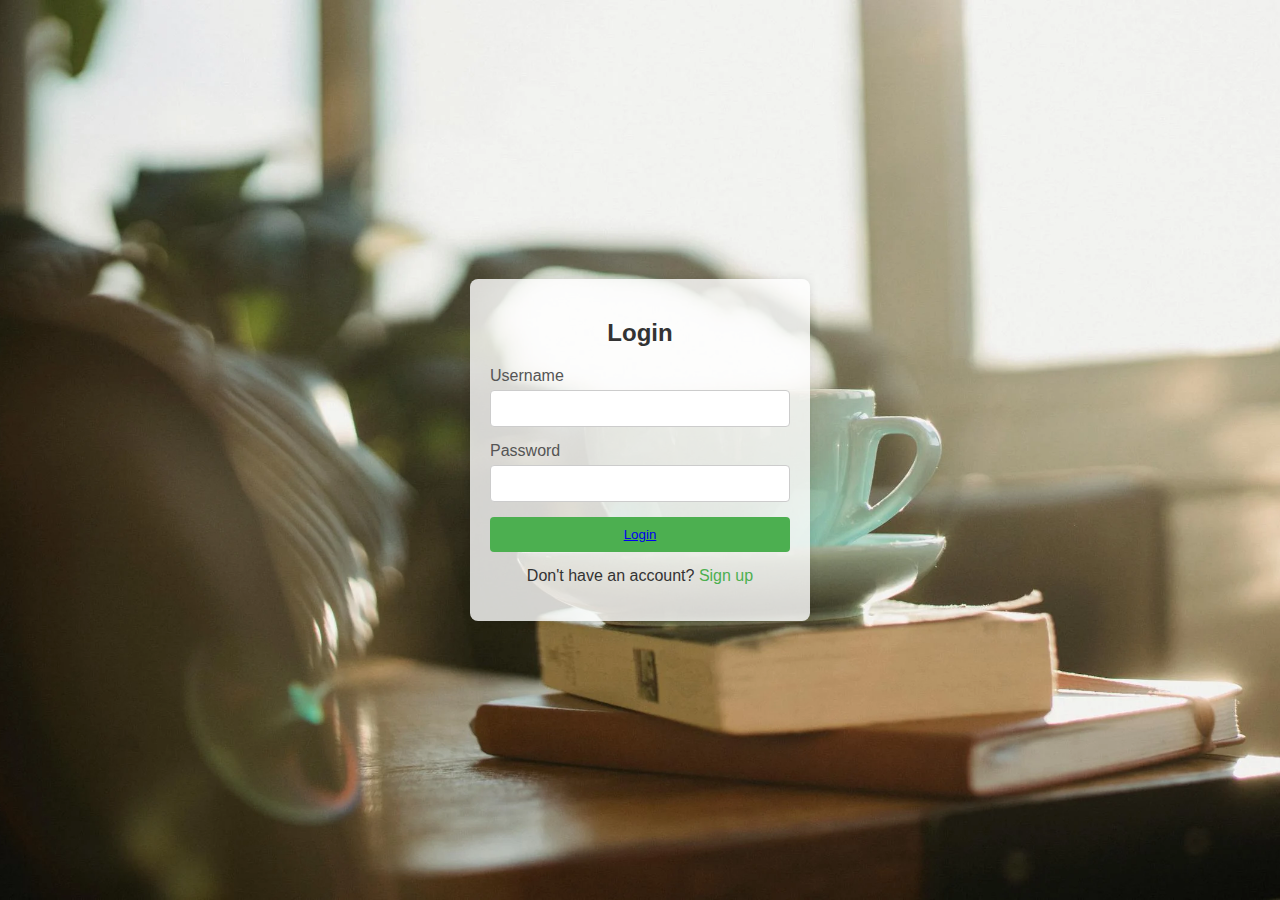
<file: index.html>
<!DOCTYPE html>
<html lang="en">
<head>
    <meta charset="UTF-8">
    <meta name="viewport" content="width=device-width, initial-scale=1.0">
    <title>Login Page</title>
    <link rel="stylesheet" href="index.css">
</head>
<body>
    <div class="background-image"></div>
    <div class="login-container">
        <h2>Login</h2>
        <form action="#" method="POST">
            <div class="input-group">
                <label for="username">Username</label>
                <input type="text" id="username" name="username" required>
            </div>
            <div class="input-group">
                <label for="password">Password</label>
                <input type="password" id="password" name="password" required>
            </div>
            <button type="submit"><a href="home.html">Login</a></button>
        </form>
        <p class="signup-link">Don't have an account? <a href="signup.html">Sign up</a></p>

    </div>
</body>
</html>
</file>
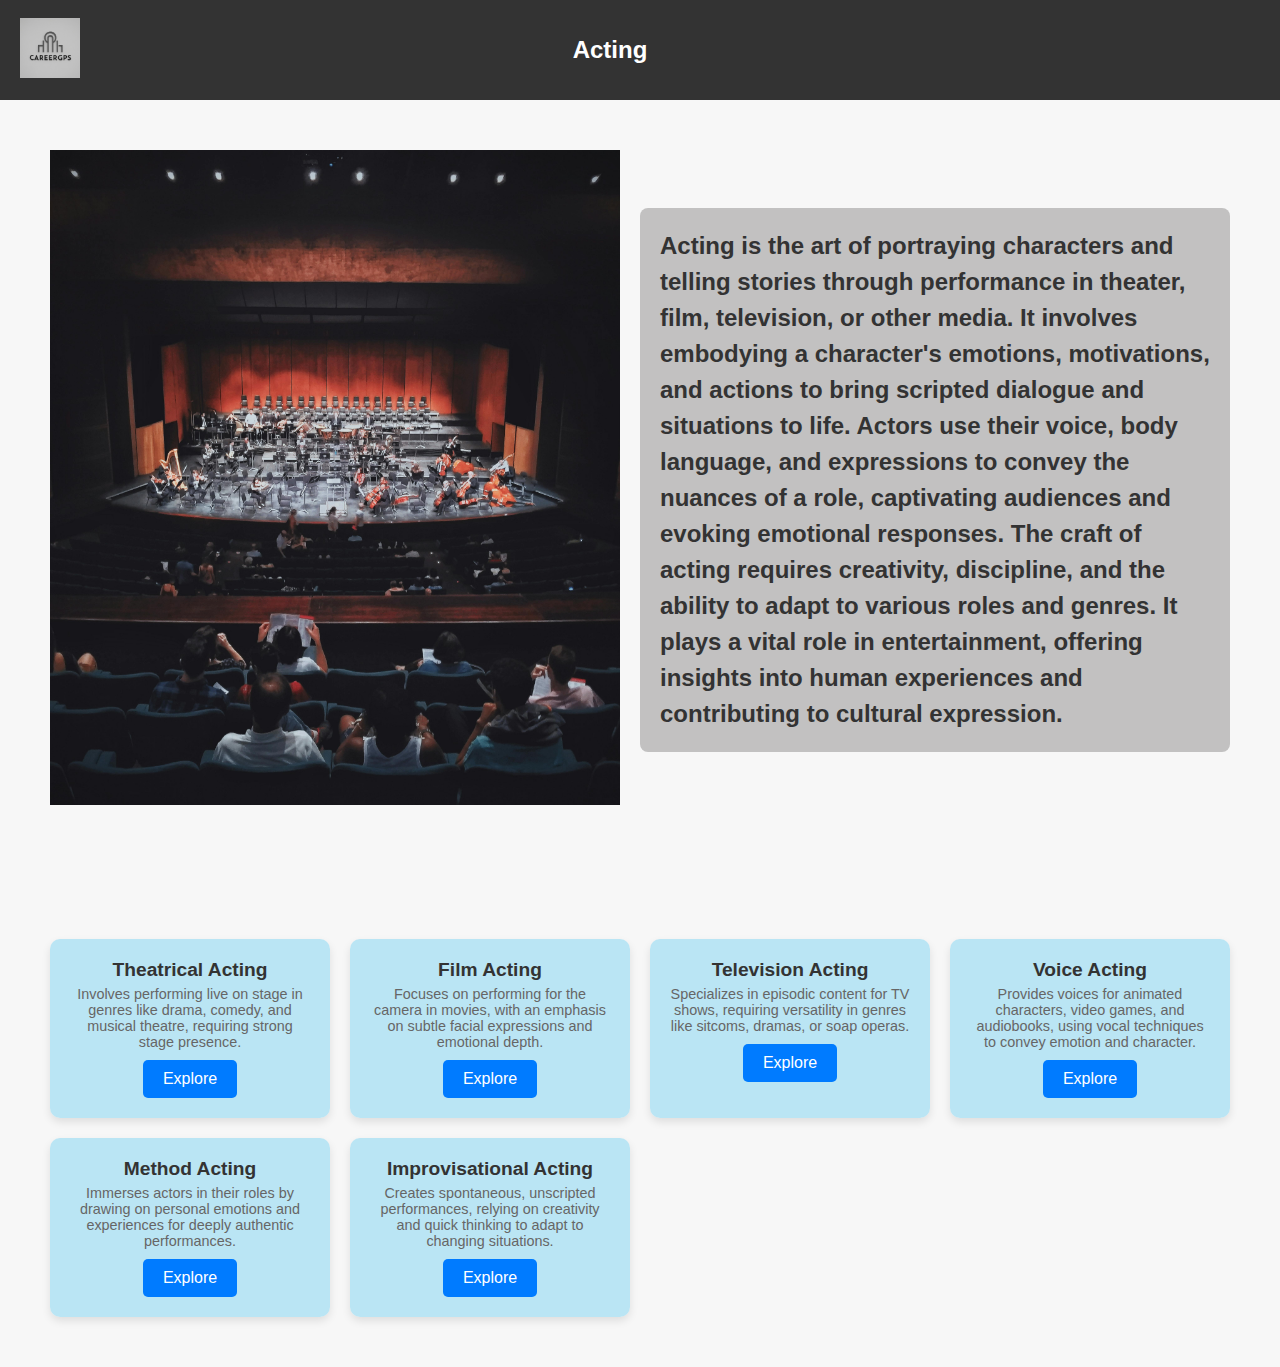
<file: Act-h.html>
<!DOCTYPE html>
<html lang="en">
<head>
  <meta charset="UTF-8">
  <meta name="viewport" content="width=device-width, initial-scale=1.0">
  <title>Acting Home page</title>
  <link rel="stylesheet" href="Eng-h.css">
</head>
<body>
  <header>
    <div class="logo-container">
      <a href="home.html">
      <img src="logo.jpeg" alt="Framer Logo" class="logo">
    </a>
    </div>
    <h1>Acting</h1>
    <div class="spacer"></div>
  </header>

  <main>
    <section class="intro">
      <div class="intro-content">
        <div class="intro-image">
          <img src="acting.jpg" alt="Introduction Image">
        </div>
        <div class="intro-text">
          <p>Acting is the art of portraying characters and telling stories through performance in theater, film, television, or other media. It involves embodying a character's emotions, motivations, and actions to bring scripted dialogue and situations to life. Actors use their voice, body language, and expressions to convey the nuances of a role, captivating audiences and evoking emotional responses. The craft of acting requires creativity, discipline, and the ability to adapt to various roles and genres. It plays a vital role in entertainment, offering insights into human experiences and contributing to cultural expression.</p>
        </div>
      </div>
    </section>

    <section class="testimonials">
      <div class="testimonial-card">
        <h3>Theatrical Acting</h3>
        <p></p>
        <p>Involves performing live on stage in genres like drama, comedy, and musical theatre, requiring strong stage presence.</p>
        <a href="engineering.html" class="explore-button">Explore</a>
      </div>
      <div class="testimonial-card">
        <h3>Film Acting</h3>
        <p></p>
        <p>Focuses on performing for the camera in movies, with an emphasis on subtle facial expressions and emotional depth.</p>
        <a href="engineering.html" class="explore-button">Explore</a>
      </div>
      <div class="testimonial-card">
        <h3>Television Acting</h3>
        <p></p>
        <p>Specializes in episodic content for TV shows, requiring versatility in genres like sitcoms, dramas, or soap operas.</p>
        <a href="engineering.html" class="explore-button">Explore</a>
      </div>
      <div class="testimonial-card">
        <h3>Voice Acting</h3>
        <p></p>
        <p>Provides voices for animated characters, video games, and audiobooks, using vocal techniques to convey emotion and character.</p>
        <a href="engineering.html" class="explore-button">Explore</a>
      </div>
      <div class="testimonial-card">
        <h3>Method Acting</h3>
        <p></p>
        <p> Immerses actors in their roles by drawing on personal emotions and experiences for deeply authentic performances.</p>
        <a href="engineering.html" class="explore-button">Explore</a>
      </div>
      <div class="testimonial-card">
        <h3>Improvisational Acting</h3>
        <p></p>
        <p>Creates spontaneous, unscripted performances, relying on creativity and quick thinking to adapt to changing situations.</p>
        <a href="engineering.html" class="explore-button">Explore</a>
      </div>
    </section>
  </main>
</body>
</html>
</file>
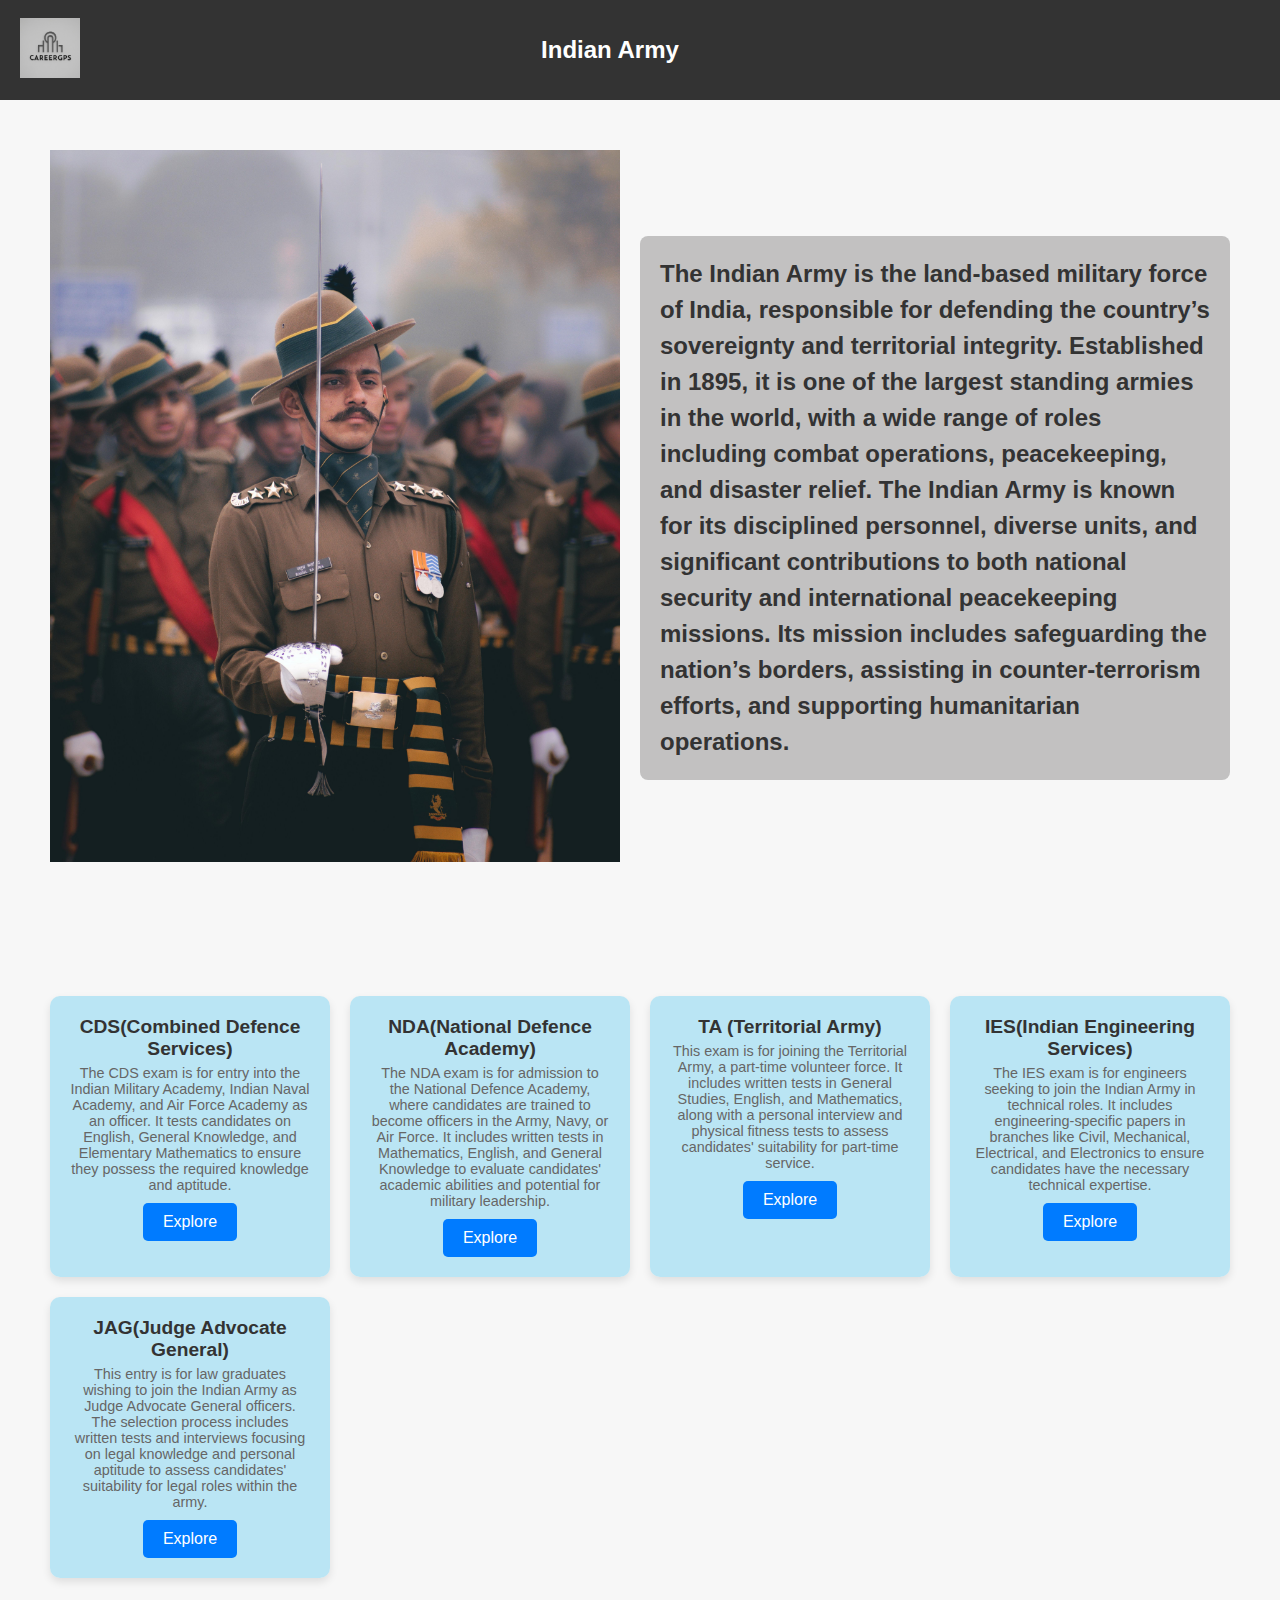
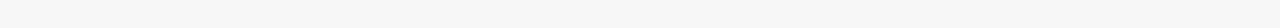
<file: Army-h.html>
<!DOCTYPE html>
<html lang="en">
<head>
  <meta charset="UTF-8">
  <meta name="viewport" content="width=device-width, initial-scale=1.0">
  <title>Army Home Page</title>
  <link rel="stylesheet" href="Eng-h.css">
</head>
<body>
  <header>
    <div class="logo-container">
      <a href="home.html">
      <img src="logo.jpeg" alt="Framer Logo" class="logo">
    </a>
    </div>
    <h1>Indian Army</h1>
    <div class="spacer"></div>
  </header>

  <main>
    <section class="intro">
      <div class="intro-content">
        <div class="intro-image">
          <img src="army.jpg" alt="Introduction Image">
        </div>
        <div class="intro-text">
          <p>The Indian Army is the land-based military force of India, responsible for defending the country’s sovereignty and territorial integrity. Established in 1895, it is one of the largest standing armies in the world, with a wide range of roles including combat operations, peacekeeping, and disaster relief. The Indian Army is known for its disciplined personnel, diverse units, and significant contributions to both national security and international peacekeeping missions. Its mission includes safeguarding the nation’s borders, assisting in counter-terrorism efforts, and supporting humanitarian operations.          </p>
        </div>
      </div>
    </section>

    <section class="testimonials">
      <div class="testimonial-card">
        <h3>CDS(Combined Defence Services)</h3>
        <p></p>
        <p>The CDS exam is for entry into the Indian Military Academy, Indian Naval Academy, and Air Force Academy as an officer. It tests candidates on English, General Knowledge, and Elementary Mathematics to ensure they possess the required knowledge and aptitude. </p>
        <a href="engineering.html" class="explore-button">Explore</a>
      </div>
      <div class="testimonial-card">
        <h3>NDA(National Defence Academy)</h3>
        <p></p>
        <p>The NDA exam is for admission to the National Defence Academy, where candidates are trained to become officers in the Army, Navy, or Air Force. It includes written tests in Mathematics, English, and General Knowledge to evaluate candidates' academic abilities and potential for military leadership. </p>
        <a href="engineering.html" class="explore-button">Explore</a>
      </div>
      <div class="testimonial-card">
        <h3>TA (Territorial Army)</h3>
        <p></p>
        <p>This exam is for joining the Territorial Army, a part-time volunteer force. It includes written tests in General Studies, English, and Mathematics, along with a personal interview and physical fitness tests to assess candidates' suitability for part-time service.</p>
        <a href="engineering.html" class="explore-button">Explore</a>
      </div>
      <div class="testimonial-card">
        <h3>IES(Indian Engineering Services)</h3>
        <p></p>
        <p>The IES exam is for engineers seeking to join the Indian Army in technical roles. It includes engineering-specific papers in branches like Civil, Mechanical, Electrical, and Electronics to ensure candidates have the necessary technical expertise. </p>
        <a href="engineering.html" class="explore-button">Explore</a>
      </div>
      <div class="testimonial-card">
        <h3>JAG(Judge Advocate General)</h3>
        <p></p>
        <p>This entry is for law graduates wishing to join the Indian Army as Judge Advocate General officers. The selection process includes written tests and interviews focusing on legal knowledge and personal aptitude to assess candidates' suitability for legal roles within the army. </p>
        <a href="engineering.html" class="explore-button">Explore</a>
      </div>
      <!-- Repeat testimonial-card divs as needed -->
    </section>
  </main>
</body>
</html>
</file>
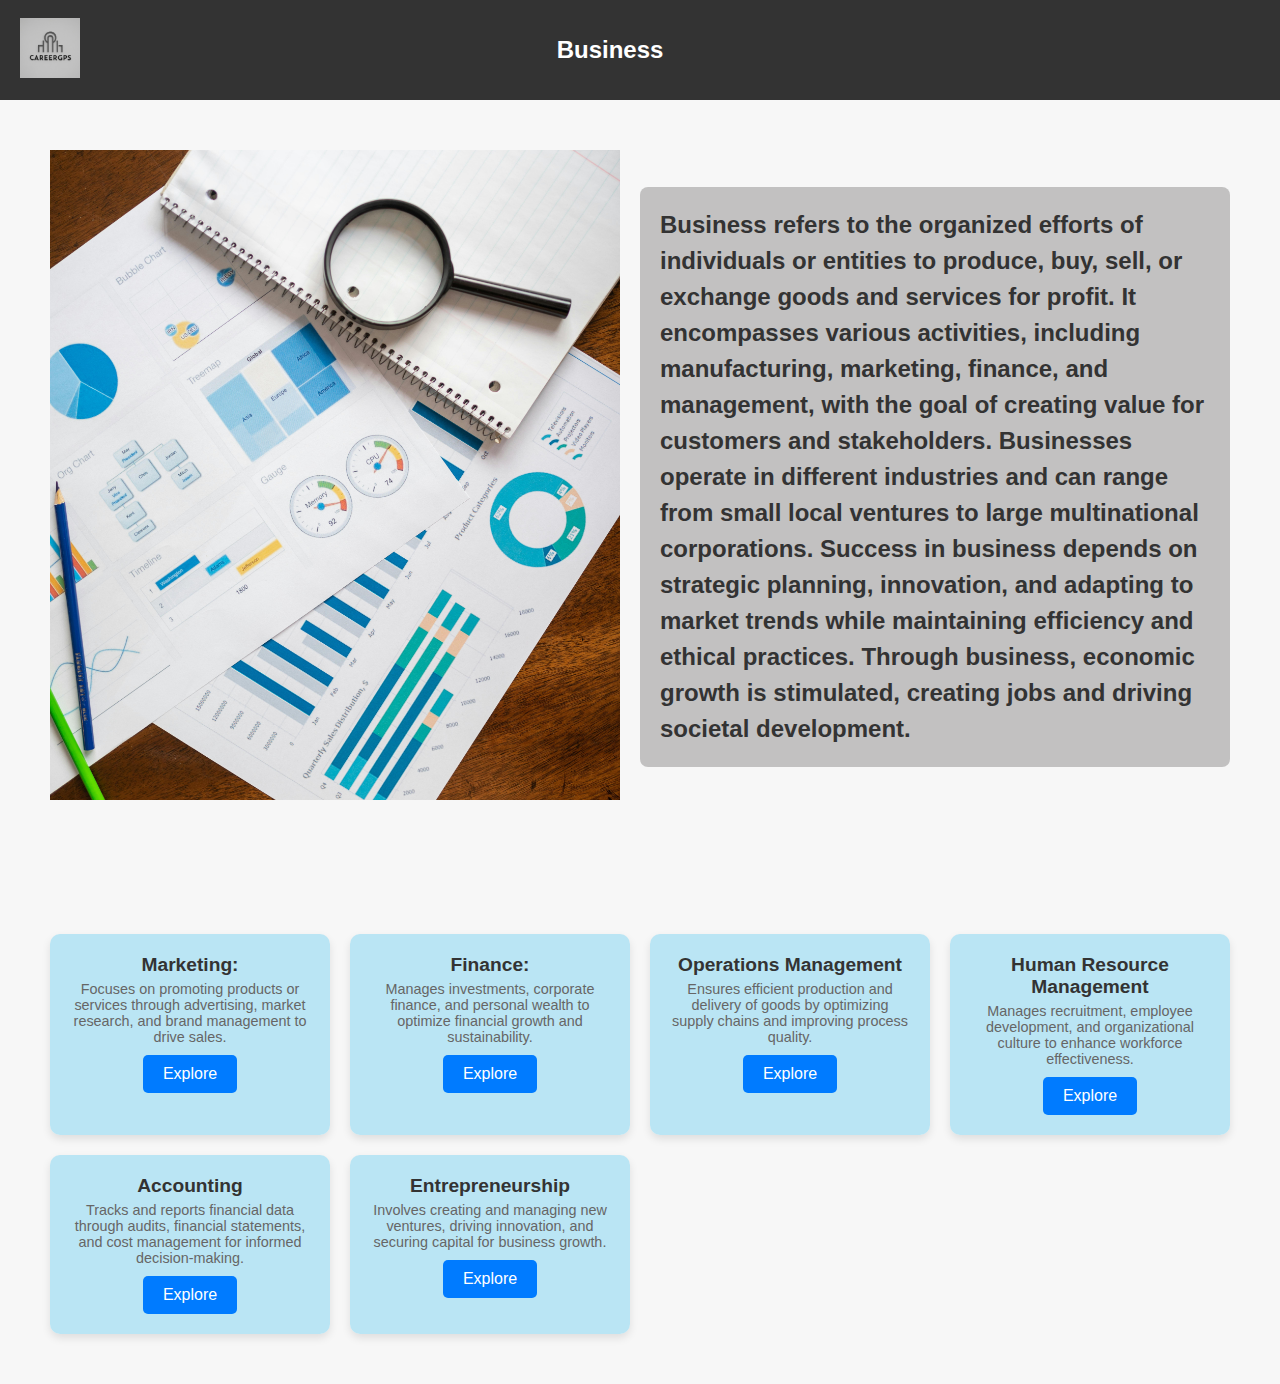
<file: Bus-h.html>
<!DOCTYPE html>
<html lang="en">
<head>
  <meta charset="UTF-8">
  <meta name="viewport" content="width=device-width, initial-scale=1.0">
  <title>Business Home Page</title>
  <link rel="stylesheet" href="Eng-h.css">
</head>
<body>
  <header>
    <div class="logo-container">
      <a href="home.html">
      <img src="logo.jpeg" alt="Framer Logo" class="logo">
      </a>
    </div>
    <h1>Business</h1>
    <div class="spacer"></div>
  </header>

  <main>
    <section class="intro">
      <div class="intro-content">
        <div class="intro-image">
          <img src="bus.jpg" alt="Introduction Image">
        </div>
        <div class="intro-text">
          <p>Business refers to the organized efforts of individuals or entities to produce, buy, sell, or exchange goods and services for profit. It encompasses various activities, including manufacturing, marketing, finance, and management, with the goal of creating value for customers and stakeholders. Businesses operate in different industries and can range from small local ventures to large multinational corporations. Success in business depends on strategic planning, innovation, and adapting to market trends while maintaining efficiency and ethical practices. Through business, economic growth is stimulated, creating jobs and driving societal development.</p>
        </div>
      </div>
    </section>

    <section class="testimonials">
      <div class="testimonial-card">
        <h3>Marketing:</h3>
        <p></p>
        <p>Focuses on promoting products or services through advertising, market research, and brand management to drive sales.</p>
        <a href="engineering.html" class="explore-button">Explore</a>
      </div>
      <div class="testimonial-card">
        <h3>Finance:</h3>
        <p></p>
        <p>Manages investments, corporate finance, and personal wealth to optimize financial growth and sustainability.</p>
        <a href="engineering.html" class="explore-button">Explore</a>
      </div>
      <div class="testimonial-card">
        <h3>Operations Management</h3>
        <p></p>
        <p>Ensures efficient production and delivery of goods by optimizing supply chains and improving process quality.</p>
        <a href="engineering.html" class="explore-button">Explore</a>
      </div>
      <div class="testimonial-card">
        <h3>Human Resource Management</h3>
        <p></p>
        <p>Manages recruitment, employee development, and organizational culture to enhance workforce effectiveness.</p>
        <a href="engineering.html" class="explore-button">Explore</a>
      </div>
      <div class="testimonial-card">
        <h3>Accounting</h3>
        <p></p>
        <p>Tracks and reports financial data through audits, financial statements, and cost management for informed decision-making. </p>
        <a href="engineering.html" class="explore-button">Explore</a>
      </div>
      <div class="testimonial-card">
        <h3>Entrepreneurship</h3>
        <p></p>
        <p>Involves creating and managing new ventures, driving innovation, and securing capital for business growth.</p>
        <a href="engineering.html" class="explore-button">Explore</a>
      </div>
      <!-- Repeat testimonial-card divs as needed -->
    </section>
  </main>
</body>
</html>
</file>
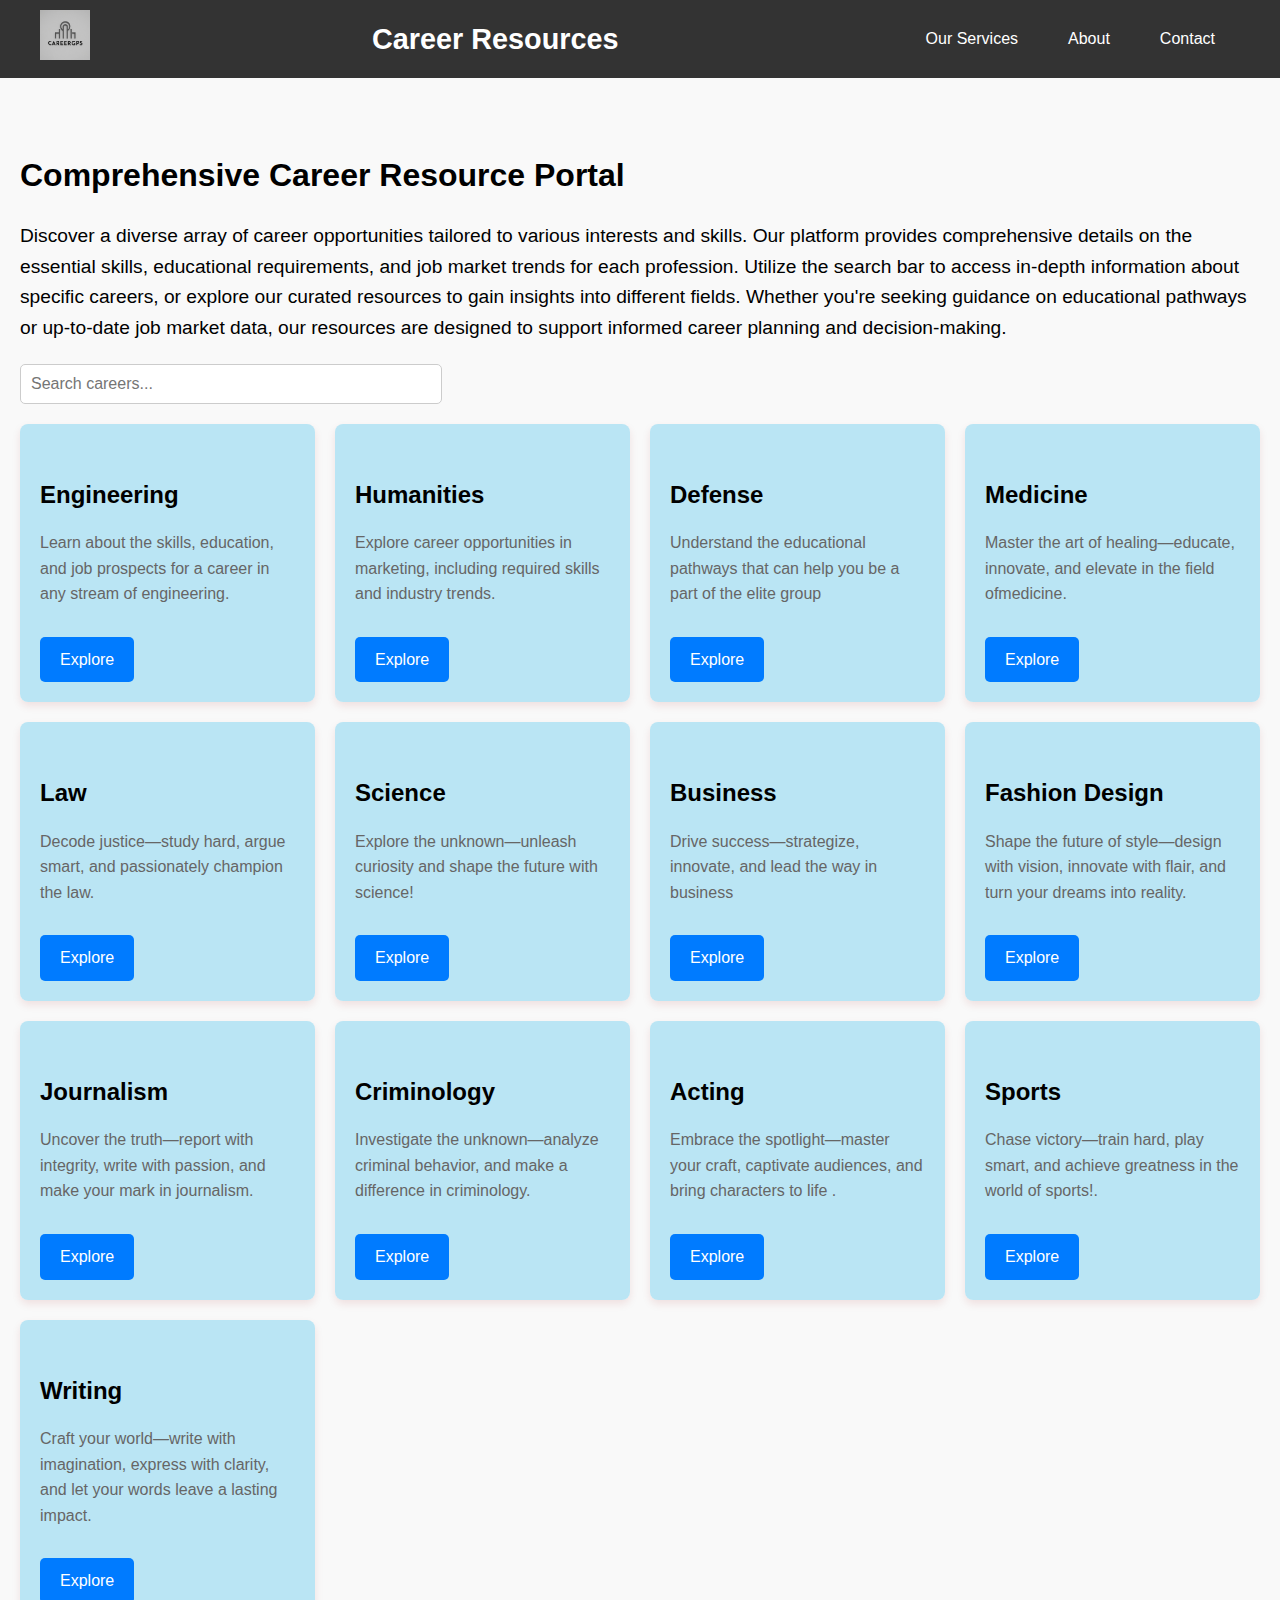
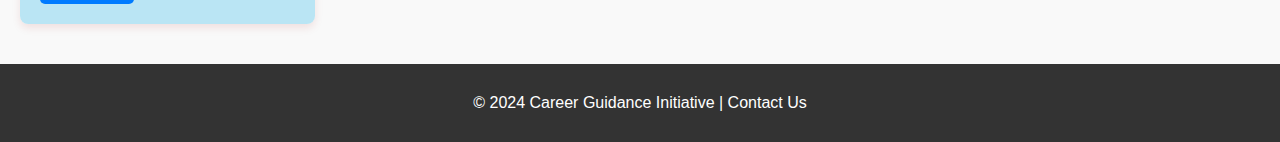
<file: career-resources.html>
<!DOCTYPE html>
<html lang="en">
<head>
    <meta charset="UTF-8">
    <meta name="viewport" content="width=device-width, initial-scale=1.0">
    <title>Comprehensive Career Resource Portal</title>
    <link rel="stylesheet" href="career-resources.css">
</head>
<body>
    <header>
        <div class="header-container">
            <a href="home.html">
                <img src="logo.jpeg" alt="Career Resources Logo" class="logo">
              </a>
            
            <h1 class="header-title">Career Resources</h1>
            <nav>
                <ul class="nav-menu">
                    <li class="dropdown">
                        <a href="#features">Our Services</a>
                        <ul class="dropdown-menu">
                            <li><a href="career-resources.html">Career Resources</a></li>
                            <li><a href="career-mentorship.html">Career Counselling Programme</a></li>
                            <li><a href="#feature3">Scholarships</a></li>
                            <li><a href="#feature4">Alumni Connect</a></li>
                            <li><a href="#feature5">Faculty Connect</a></li>
                            <li><a href="#feature6">Current Student Connect</a></li>
                        </ul>
                    </li>
                    <li><a href="#about">About</a></li>
                    <li class="dropdown">
                        <a href="#contact">Contact</a>
                        <ul class="dropdown-menu">
                            <li><a href="#linkedin"><img src="lin.png" alt="LinkedIn" class="dropdown-icon"> LinkedIn</a></li>
                            <li><a href="#facebook"><img src="fb.png" alt="Facebook" class="dropdown-icon"> Facebook</a></li>
                            <li><a href="#twitter"><img src="twitter.png" alt="Twitter" class="dropdown-icon"> Twitter</a></li>
                            <li><a href="#instagram"><img src="insta.png" alt="Instagram" class="dropdown-icon"> Instagram</a></li>
                        </ul>
                    </li>
                </ul>
            </nav>
        </div>
    </header>

    <main>
        <section id="resources" class="resources-section">
            <h3>Comprehensive Career Resource Portal</h3>
            <p>Discover a diverse array of career opportunities tailored to various interests and skills. Our platform provides comprehensive details on the essential skills, educational requirements, and job market trends for each profession. Utilize the search bar to access in-depth information about specific careers, or explore our curated resources to gain insights into different fields. Whether you're seeking guidance on educational pathways or up-to-date job market data, our resources are designed to support informed career planning and decision-making.</p>
            <input type="text" id="resourceSearchInput" placeholder="Search careers..." onkeyup="searchResources()">
            <div class="resource-grid">
                <div class="resource-card" data-title=" Engineering">
                    <h4>Engineering</h4>
                    <p>Learn about the skills, education, and job prospects for a career in any stream of engineering.</p>
                    <a href="Eng-h.html" class="explore-button">Explore</a>
                </div>
                <div class="resource-card" data-title="Humanities">
                    <h4>Humanities</h4>
                    <p>Explore career opportunities in marketing, including required skills and industry trends.</p>
                    <a href="Hum-h.html" class="explore-button">Explore</a>
                </div>
                <div class="resource-card" data-title="Army">
                    <h4>Defense</h4>
                    <p>Understand the educational pathways that can help you be a part of the elite group</p>
                    <a href="Army-h.html" class="explore-button">Explore</a>
                </div>
                <div class="resource-card" data-title="Medicine">
                    <h4>Medicine</h4>
                    <p>Master the art of healing—educate, innovate, and elevate in the field ofmedicine.</p>
<a href="Med-h.html" class="explore-button">Explore</a>
                </div>
                <div class="resource-card" data-title="Law">
                    <h4>Law</h4>
                    <p>Decode justice—study hard, argue smart, and passionately champion the law.</p>
<a href="Law-h.html" class="explore-button">Explore</a>
                </div>
                <div class="resource-card" data-title="Science">
                    <h4>Science</h4>
                    <p>Explore the unknown—unleash curiosity and shape the future with science!</p>
<a href="Sci-h.html" class="explore-button">Explore</a>
                </div>
                <div class="resource-card" data-title="Business">
                    <h4>Business</h4>
                    <p>Drive success—strategize, innovate, and lead the way in business</p>
                    <a href="Bus-h.html" class="explore-button">Explore</a>
                </div>
                <div class="resource-card" data-title="Fashion Design">
                    <h4>Fashion Design</h4>
                    <p>Shape the future of style—design with vision, innovate with flair, and turn your dreams into reality.</p>
                    <a href="Fas-h.html" class="explore-button">Explore</a>
                </div>
                <div class="resource-card" data-title="Journalism">
                    <h4>Journalism</h4>
                    <p>Uncover the truth—report with integrity, write with passion, and make your mark in journalism.</p>
<a href="jour-h.html" class="explore-button">Explore</a>
                </div>
                <div class="resource-card" data-title="Criminology">
                    <h4>Criminology</h4>
                    <p>Investigate the unknown—analyze criminal behavior, and make a difference in criminology.</p>
<a href="Crim-h.html" class="explore-button">Explore</a>
                </div>
                <div class="resource-card" data-title="Acting">
                    <h4>Acting</h4>
                    <p>Embrace the spotlight—master your craft, captivate audiences, and bring characters to life .</p>
<a href="Act-h.html" class="explore-button">Explore</a>
                </div>
                <div class="resource-card" data-title="Sports">
                    <h4>Sports</h4>
                    <p>Chase victory—train hard, play smart, and achieve greatness in the world of sports!.</p>
<a href="Spo-h.html" class="explore-button">Explore</a>
                </div>
                <div class="resource-card" data-title="Writing">
                    <h4>Writing</h4>
                    <p>Craft your world—write with imagination, express with clarity, and let your words leave a lasting impact.</p>
                    <a href="Wri-h.html" class="explore-button">Explore</a>
                </div>
                
            </div>
        </section>
    </main>

    <footer>
        <p>&copy; 2024 Career Guidance Initiative | <a href="#contact">Contact Us</a></p>
    </footer>

    <script src="career-resources.js"></script>
</body>
</html>
</file>
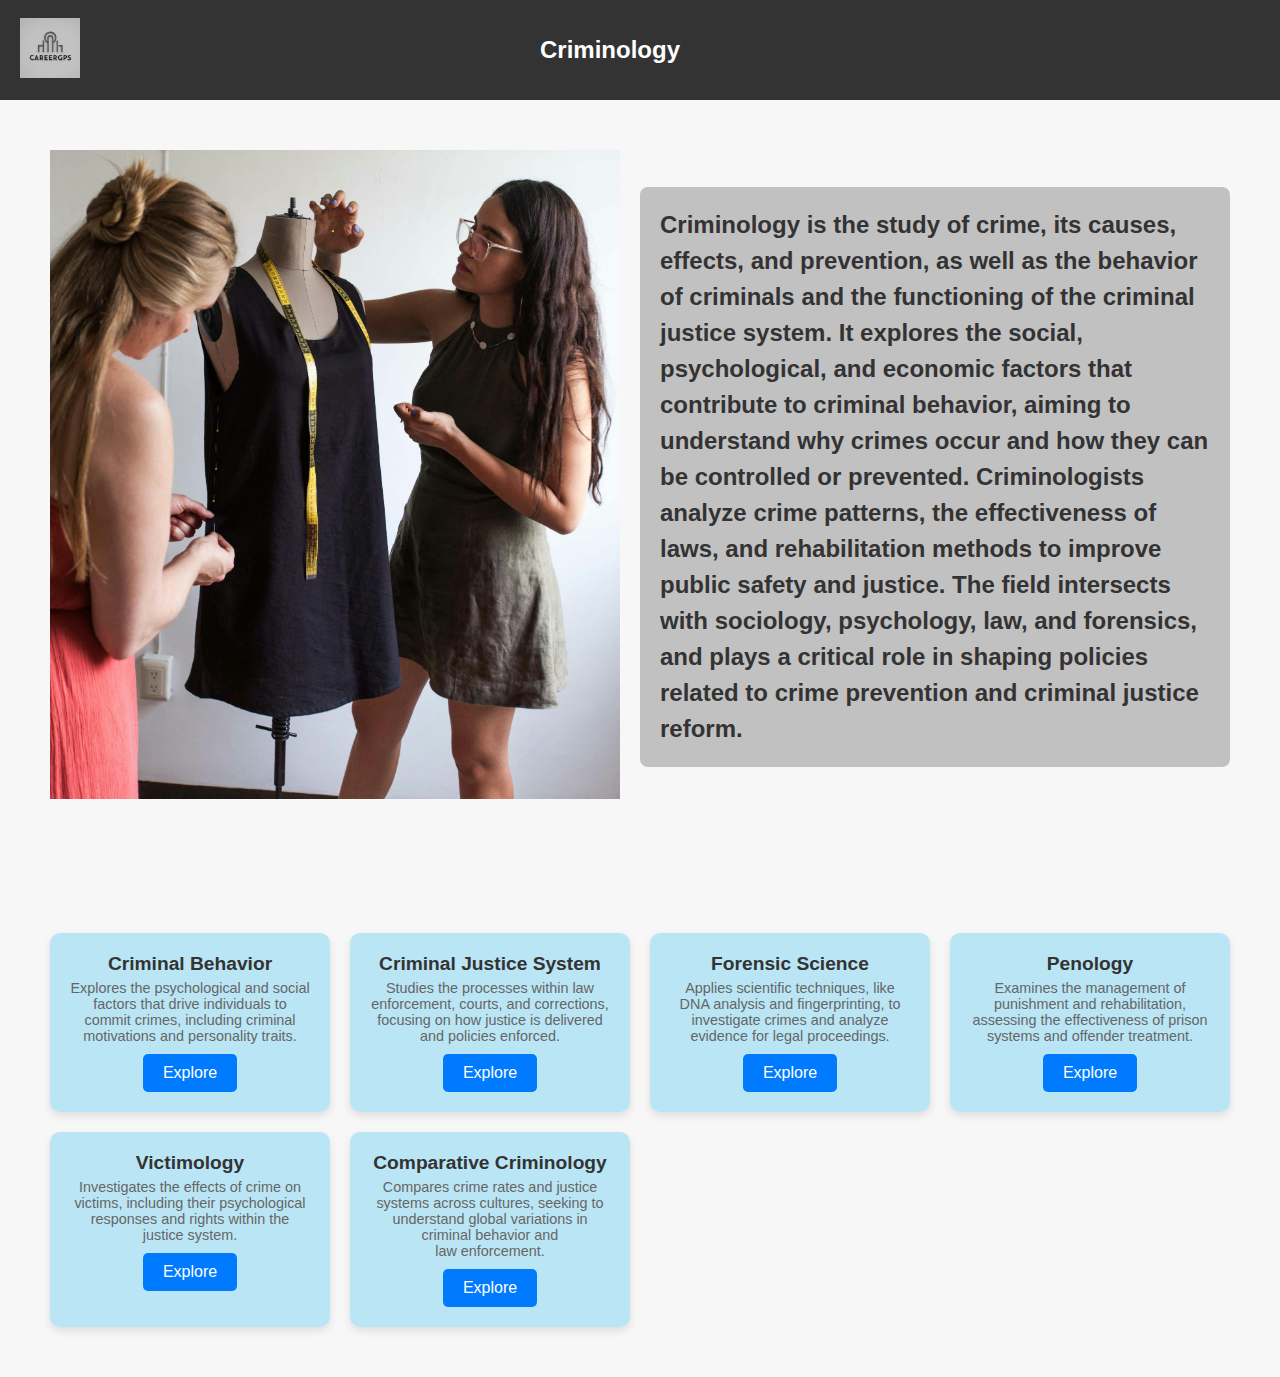
<file: Crim-h.html>
<!DOCTYPE html>
<html lang="en">
<head>
  <meta charset="UTF-8">
  <meta name="viewport" content="width=device-width, initial-scale=1.0">
  <title>Criminology Home Page</title>
  <link rel="stylesheet" href="Eng-h.css">
</head>
<body>
  <header>
    <div class="logo-container">
      <a href="home.html">
      <img src="logo.jpeg" alt="Framer Logo" class="logo">
      </a>
    </div>
    <h1>Criminology</h1>
    <div class="spacer"></div>
  </header>

  <main>
    <section class="intro">
      <div class="intro-content">
        <div class="intro-image">
          <img src="fas.jpg" alt="Introduction Image">
        </div>
        <div class="intro-text">
          <p>Criminology is the study of crime, its causes, effects, and prevention, as well as the behavior of criminals and the functioning of the criminal justice system. It explores the social, psychological, and economic factors that contribute to criminal behavior, aiming to understand why crimes occur and how they can be controlled or prevented. Criminologists analyze crime patterns, the effectiveness of laws, and rehabilitation methods to improve public safety and justice. The field intersects with sociology, psychology, law, and forensics, and plays a critical role in shaping policies related to crime prevention and criminal justice reform.</p>
        </div>
      </div>
    </section>

    <section class="testimonials">
      <div class="testimonial-card">
        <h3>Criminal Behavior</h3>
        <p></p>
        <p>Explores the psychological and social factors that drive individuals to commit crimes, including criminal motivations and personality traits.</p>
        <a href="engineering.html" class="explore-button">Explore</a>
      </div>
      <div class="testimonial-card">
        <h3>Criminal Justice System</h3>
        <p></p>
        <p>Studies the processes within law enforcement, courts, and corrections, focusing on how justice is delivered and policies enforced.</p>
        <a href="engineering.html" class="explore-button">Explore</a>
      </div>
      <div class="testimonial-card">
        <h3>Forensic Science</h3>
        <p></p>
        <p>Applies scientific techniques, like DNA analysis and fingerprinting, to investigate crimes and analyze evidence for legal proceedings.</p>
        <a href="engineering.html" class="explore-button">Explore</a>
      </div>
      <div class="testimonial-card">
        <h3>Penology</h3>
        <p></p>
        <p> Examines the management of punishment and rehabilitation, assessing the effectiveness of prison systems and offender treatment.</p>
        <a href="engineering.html" class="explore-button">Explore</a>
      </div>
      <div class="testimonial-card">
        <h3>Victimology</h3>
        <p></p>
        <p> Investigates the effects of crime on victims, including their psychological responses and rights within the justice system.</p>
        <a href="engineering.html" class="explore-button">Explore</a>
      </div>
      <div class="testimonial-card">
        <h3>Comparative Criminology</h3>
        <p></p>
        <p>Compares crime rates and justice systems across cultures, seeking to understand global variations in criminal behavior and law enforcement. </p>
        <a href="engineering.html" class="explore-button">Explore</a>
      </div>
    </section>
  </main>
</body>
</html>
</file>
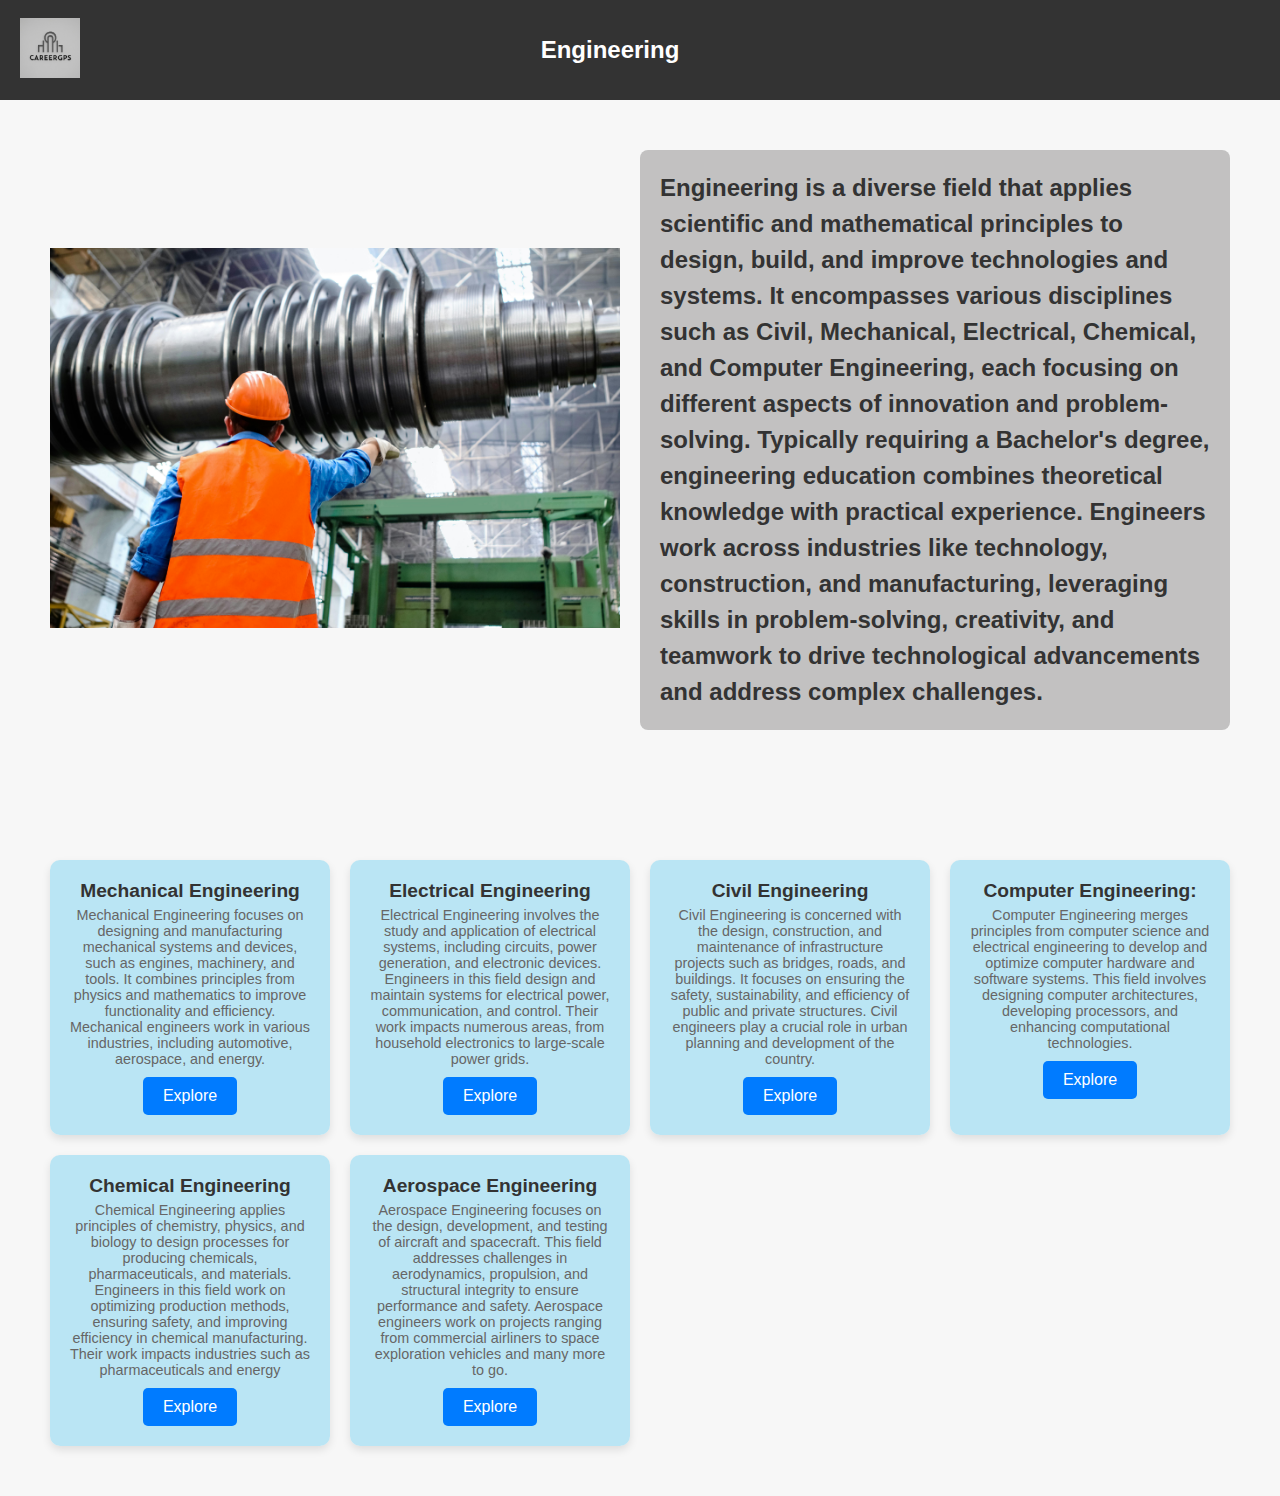
<file: Eng-h.html>
<!DOCTYPE html>
<html lang="en">
<head>
  <meta charset="UTF-8">
  <meta name="viewport" content="width=device-width, initial-scale=1.0">
  <title>Framer Testimonial Page</title>
  <link rel="stylesheet" href="Eng-h.css">
</head>
<body>
  <header>
    <div class="logo-container">
      <a href="home.html">
      <img src="logo.jpeg" alt="Framer Logo" class="logo">
      </a>
    </div>
    <h1>Engineering</h1>
    <div class="spacer"></div>
  </header>

  <main>
    <section class="intro">
      <div class="intro-content">
        <div class="intro-image">
          <img src="eng.jpg" alt="Introduction Image">
        </div>
        <div class="intro-text">
          <p>Engineering is a diverse field that applies scientific and mathematical principles to design, build, and improve technologies and systems. It encompasses various disciplines such as Civil, Mechanical, Electrical, Chemical, and Computer Engineering, each focusing on different aspects of innovation and problem-solving. Typically requiring a Bachelor's degree, engineering education combines theoretical knowledge with practical experience. Engineers work across industries like technology, construction, and manufacturing, leveraging skills in problem-solving, creativity, and teamwork to drive technological advancements and address complex challenges.</p>
        </div>
      </div>
    </section>

    <section class="testimonials">
      <div class="testimonial-card">
        <h3>Mechanical Engineering</h3>
        <p></p>
        <p>Mechanical Engineering focuses on designing and manufacturing mechanical systems and devices, such as engines, machinery, and tools. It combines principles from physics and mathematics to improve functionality and efficiency. Mechanical engineers work in various industries, including automotive, aerospace, and energy.</p>
        <a href="engineering.html" class="explore-button">Explore</a>
      </div>
      <div class="testimonial-card">
        <h3>Electrical Engineering</h3>
        <p></p>
        <p>Electrical Engineering involves the study and application of electrical systems, including circuits, power generation, and electronic devices. Engineers in this field design and maintain systems for electrical power, communication, and control. Their work impacts numerous areas, from household electronics to large-scale power grids.</p>
        <a href="engineering.html" class="explore-button">Explore</a>
      </div>
      <div class="testimonial-card">
        <h3>Civil Engineering</h3>
        <p></p>
        <p>Civil Engineering is concerned with the design, construction, and maintenance of infrastructure projects such as bridges, roads, and buildings. It focuses on ensuring the safety, sustainability, and efficiency of public and private structures. Civil engineers play a crucial role in urban planning and development of the country.</p>
        <a href="engineering.html" class="explore-button">Explore</a>
      </div>
      <div class="testimonial-card">
        <h3>Computer Engineering:</h3>
        <p></p>
        <p>Computer Engineering merges principles from computer science and electrical engineering to develop and optimize computer hardware and software systems. This field involves designing computer architectures, developing processors, and enhancing computational technologies. </p>
        <a href="engineering.html" class="explore-button">Explore</a>
      </div>
      <div class="testimonial-card">
        <h3>Chemical Engineering</h3>
        <p></p>
        <p>Chemical Engineering applies principles of chemistry, physics, and biology to design processes for producing chemicals, pharmaceuticals, and materials. Engineers in this field work on optimizing production methods, ensuring safety, and improving efficiency in chemical manufacturing. Their work impacts industries such as pharmaceuticals and energy</p>
        <a href="engineering.html" class="explore-button">Explore</a>
      </div>
      <div class="testimonial-card">
        <h3>Aerospace Engineering</h3>
        <p></p>
        <p>Aerospace Engineering focuses on the design, development, and testing of aircraft and spacecraft. This field addresses challenges in aerodynamics, propulsion, and structural integrity to ensure performance and safety. Aerospace engineers work on projects ranging from commercial airliners to space exploration vehicles and many more to go.</p>
        <a href="engineering.html" class="explore-button">Explore</a>
      </div>
      <!-- Repeat testimonial-card divs as needed -->
    </section>
  </main>
</body>
</html>
</file>
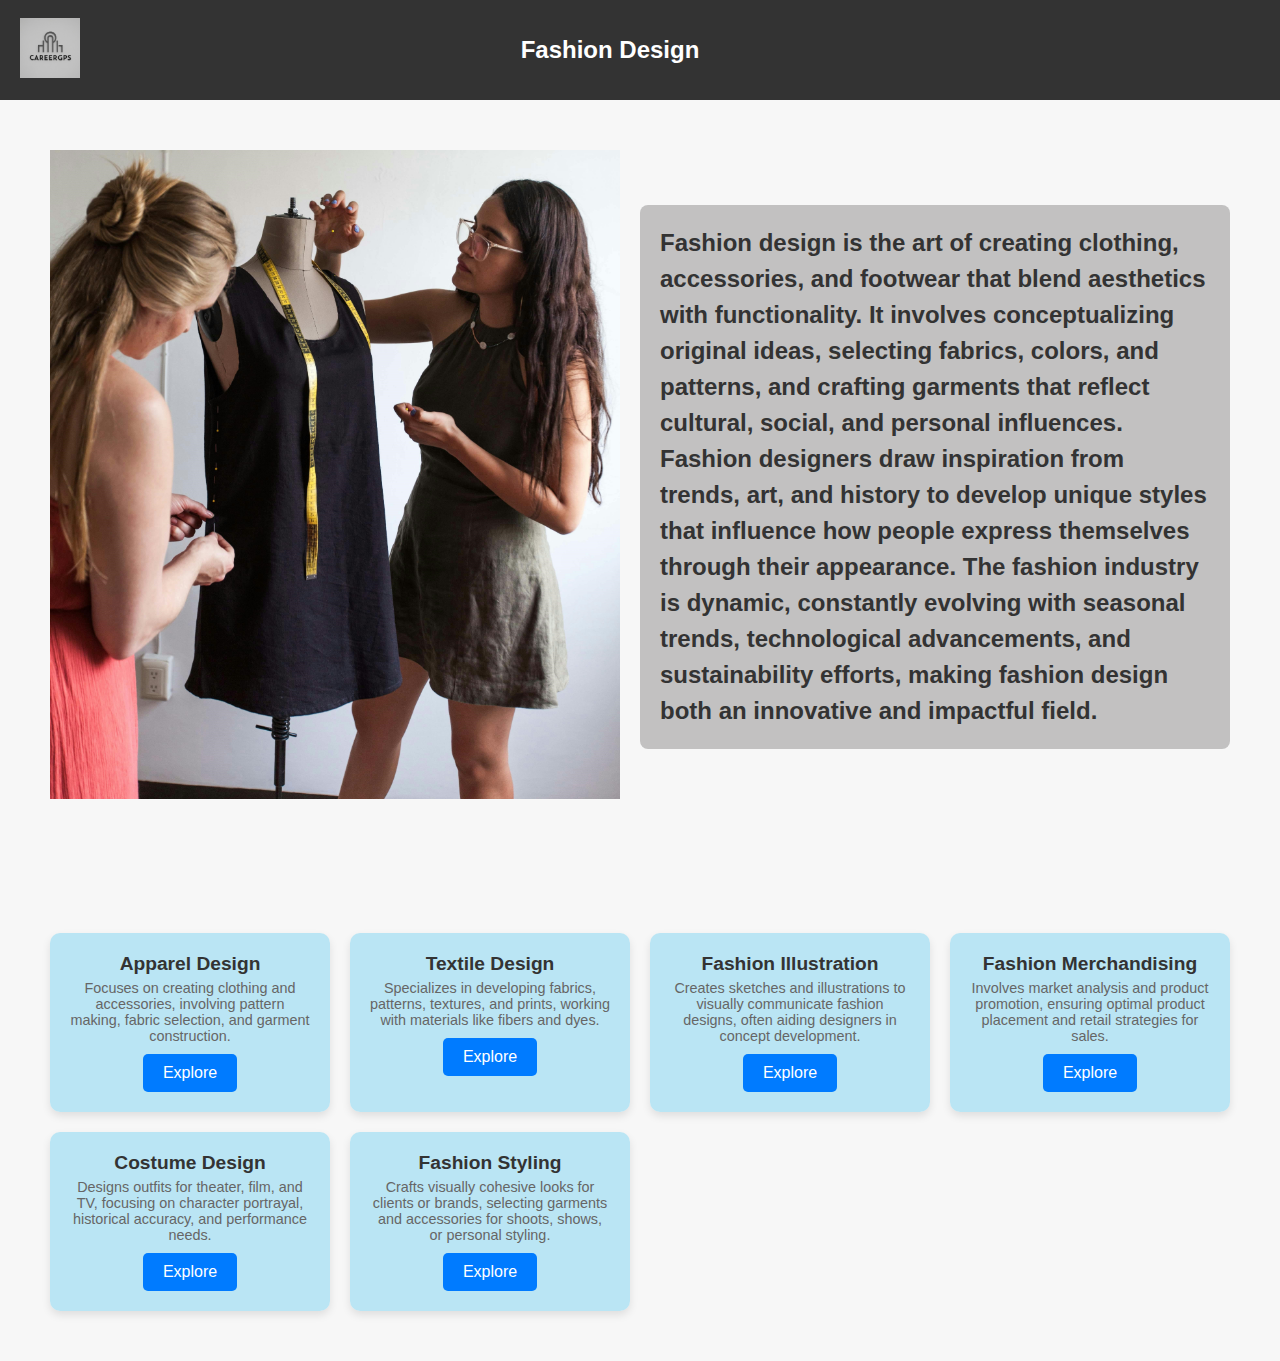
<file: Fas-h.html>
<!DOCTYPE html>
<html lang="en">
<head>
  <meta charset="UTF-8">
  <meta name="viewport" content="width=device-width, initial-scale=1.0">
  <title>Fashion Home Page</title>
  <link rel="stylesheet" href="Eng-h.css">
</head>
<body>
  <header>
    <div class="logo-container">
      <a href="home.html">
      <img src="logo.jpeg" alt="Framer Logo" class="logo">
      </a>
    </div>
    <h1>Fashion Design</h1>
    <div class="spacer"></div>
  </header>

  <main>
    <section class="intro">
      <div class="intro-content">
        <div class="intro-image">
          <img src="fas.jpg" alt="Introduction Image">
        </div>
        <div class="intro-text">
          <p>Fashion design is the art of creating clothing, accessories, and footwear that blend aesthetics with functionality. It involves conceptualizing original ideas, selecting fabrics, colors, and patterns, and crafting garments that reflect cultural, social, and personal influences. Fashion designers draw inspiration from trends, art, and history to develop unique styles that influence how people express themselves through their appearance. The fashion industry is dynamic, constantly evolving with seasonal trends, technological advancements, and sustainability efforts, making fashion design both an innovative and impactful field.</p>
        </div>
      </div>
    </section>

    <section class="testimonials">
      <div class="testimonial-card">
        <h3>Apparel Design</h3>
        <p></p>
        <p>Focuses on creating clothing and accessories, involving pattern making, fabric selection, and garment construction. </p>
        <a href="engineering.html" class="explore-button">Explore</a>
      </div>
      <div class="testimonial-card">
        <h3>Textile Design</h3>
        <p></p>
        <p> Specializes in developing fabrics, patterns, textures, and prints, working with materials like fibers and dyes.</p>
        <a href="engineering.html" class="explore-button">Explore</a>
      </div>
      <div class="testimonial-card">
        <h3>Fashion Illustration</h3>
        <p></p>
        <p>Creates sketches and illustrations to visually communicate fashion designs, often aiding designers in concept development.</p>
        <a href="engineering.html" class="explore-button">Explore</a>
      </div>
      <div class="testimonial-card">
        <h3>Fashion Merchandising</h3>
        <p></p>
        <p>Involves market analysis and product promotion, ensuring optimal product placement and retail strategies for sales. </p>
        <a href="engineering.html" class="explore-button">Explore</a>
      </div>
      <div class="testimonial-card">
        <h3>Costume Design</h3>
        <p></p>
        <p> Designs outfits for theater, film, and TV, focusing on character portrayal, historical accuracy, and performance needs. </p>
        <a href="engineering.html" class="explore-button">Explore</a>
      </div>
      <div class="testimonial-card">
        <h3>Fashion Styling</h3>
        <p></p>
        <p> Crafts visually cohesive looks for clients or brands, selecting garments and accessories for shoots, shows, or personal styling. </p>
        <a href="engineering.html" class="explore-button">Explore</a>
      </div>
    </section>
  </main>
</body>
</html>
</file>
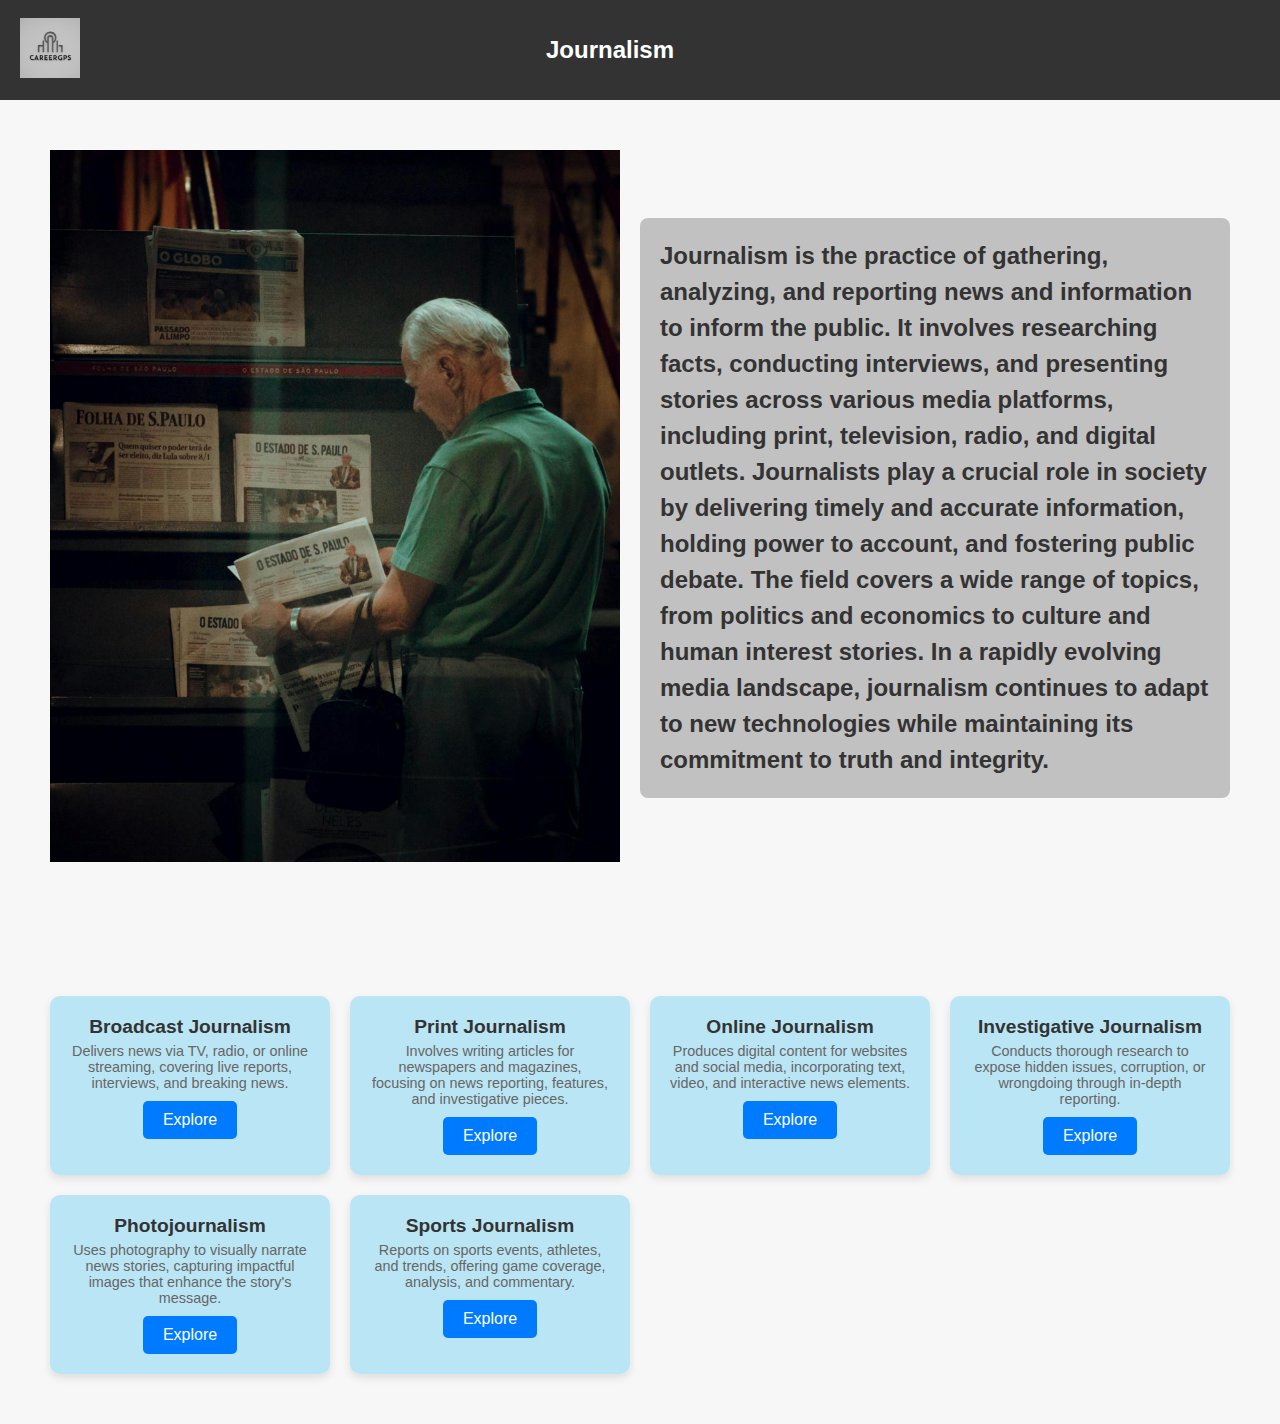
<file: jour-h.html>
<!DOCTYPE html>
<html lang="en">
<head>
  <meta charset="UTF-8">
  <meta name="viewport" content="width=device-width, initial-scale=1.0">
  <title>Journalism Home Page</title>
  <link rel="stylesheet" href="Eng-h.css">
</head>
<body>
  <header>
    <div class="logo-container">
      <a href="home.html">
      <img src="logo.jpeg" alt="Framer Logo" class="logo">
      </a>
    </div>
    <h1>Journalism</h1>
    <div class="spacer"></div>
  </header>

  <main>
    <section class="intro">
      <div class="intro-content">
        <div class="intro-image">
          <img src="journalism.jpg" alt="Introduction Image">
        </div>
        <div class="intro-text">
          <p>Journalism is the practice of gathering, analyzing, and reporting news and information to inform the public. It involves researching facts, conducting interviews, and presenting stories across various media platforms, including print, television, radio, and digital outlets. Journalists play a crucial role in society by delivering timely and accurate information, holding power to account, and fostering public debate. The field covers a wide range of topics, from politics and economics to culture and human interest stories. In a rapidly evolving media landscape, journalism continues to adapt to new technologies while maintaining its commitment to truth and integrity. </p>
        </div>
      </div>
    </section>

    <section class="testimonials">
      <div class="testimonial-card">
        <h3>Broadcast Journalism</h3>
        <p></p>
        <p>Delivers news via TV, radio, or online streaming, covering live reports, interviews, and breaking news.</p>
        <a href="engineering.html" class="explore-button">Explore</a>
      </div>
      <div class="testimonial-card">
        <h3>Print Journalism</h3>
        <p></p>
        <p> Involves writing articles for newspapers and magazines, focusing on news reporting, features, and investigative pieces.
        </p>
        <a href="engineering.html" class="explore-button">Explore</a>
      </div>
      <div class="testimonial-card">
        <h3>Online Journalism</h3>
        <p></p>
        <p>Produces digital content for websites and social media, incorporating text, video, and interactive news elements.        </p>
        <a href="engineering.html" class="explore-button">Explore</a>
      </div>
      <div class="testimonial-card">
        <h3>Investigative Journalism</h3>
        <p></p>
        <p> Conducts thorough research to expose hidden issues, corruption, or wrongdoing through in-depth reporting. </p>
        <a href="engineering.html" class="explore-button">Explore</a>
      </div>
      <div class="testimonial-card">
        <h3>Photojournalism</h3>
        <p></p>
        <p> Uses photography to visually narrate news stories, capturing impactful images that enhance the story's message.</p>
        <a href="engineering.html" class="explore-button">Explore</a>
      </div>
      <div class="testimonial-card">
        <h3>Sports Journalism</h3>
        <p></p>
        <p> Reports on sports events, athletes, and trends, offering game coverage, analysis, and commentary. </p>
        <a href="engineering.html" class="explore-button">Explore</a>
      </div>
    </section>
  </main>
</body>
</html>
</file>
<file: index.css>
body {
    font-family: Arial, sans-serif;
    background-color: #f2f2f2;
    margin: 0;
    height: 100vh;
    display: flex;
    justify-content: center;
    align-items: center;
    position: relative;
    overflow: hidden;
}

.background-image {
    position: absolute;
    top: 0;
    left: 0;
    width: 100%;
    height: 100%;
    background-image: url('background.jpeg'); /* Replace with your image path */
    background-size: cover;
    background-position: center;
    opacity: 1; 
    z-index: -1;
}

.login-container {
    background-color: rgba(255, 255, 255, 0.8); /* Semi-transparent white */
    padding: 20px;
    border-radius: 8px;
    box-shadow: 0 0 10px rgba(0, 0, 0, 0.1);
    width: 300px;
    z-index: 1;
}

.login-container h2 {
    text-align: center;
    margin-bottom: 20px;
    color: #333;
}

.input-group {
    margin-bottom: 15px;
}

.input-group label {
    display: block;
    margin-bottom: 5px;
    color: #555;
}

.input-group input {
    width: 100%;
    padding: 10px;
    border: 1px solid #ccc;
    border-radius: 4px;
    box-sizing: border-box;
}

button {
    width: 100%;
    padding: 10px;
    background-color: #4CAF50;
    color: white;
    border: none;
    border-radius: 4px;
    cursor: pointer;
}

button:hover {
    background-color: #45a049;
}

.signup-link {
    text-align: center;
    margin-top: 15px;
    color: #333;
}

.signup-link a {
    color: #4CAF50;
    text-decoration: none;
}

.signup-link a:hover {
    text-decoration: underline;
}
</file>
<file: career-resources.css>
/* General Styles */
body {
    font-family: Arial, sans-serif;
    line-height: 1.6;
    margin: 0;
    padding: 0;
    background-color: #f4f4f4;
}

header {
    background-color: #333;
    color: #fff;
    padding: 10px 0;
}

.header-container {
    display: flex;
    align-items: center;
    justify-content: space-between;
    max-width: 1200px;
    margin: 0 auto;
    padding: 0 20px;
}

.logo {
    height: 50px; /* Adjust based on your logo size */
}

.header-title {
    flex: 1;
    text-align: center;
    font-size: 1.8em;
    margin: 0;
}

nav {
    display: flex;
    align-items: center;
}

nav ul {
    list-style: none;
    padding: 0;
    margin: 0;
    display: flex;
}

nav ul li {
    position: relative;
    margin: 0 15px;
}

nav ul li a {
    color: #fff;
    text-decoration: none;
    padding: 10px;
    display: block;
}

nav ul li a:hover {
    background-color: #555;
}

/* Dropdown Menu Styles */
.dropdown-menu {
    display: none;
    position: absolute;
    top: 100%;
    left: 0;
    background-color: #333;
    list-style: none;
    padding: 0;
    margin: 0;
    border-radius: 5px;
    box-shadow: 0 4px 8px rgba(0, 0, 0, 0.2);
}

.dropdown:hover .dropdown-menu {
    display: block;
}

.dropdown-menu a {
    padding: 10px;
    color: #fff;
    text-decoration: none;
}

.dropdown-menu a:hover {
    background-color: #d9d2d2;
    box-shadow: 0 0 8px rgba(15, 41, 146, 0.7);
}

.dropdown-icon {
    width: 20px;
    vertical-align: middle;
    margin-right: 8px;
}

/* Main Content Styles */
.resources-section {
    padding: 40px 20px;
    background-color: #f9f9f9;
}

.resources-section h3 {
    font-size: 2em;
    margin-bottom: 20px;
}

.resources-section p {
    font-size: 1.2em;
    margin-bottom: 20px;
}

#resourceSearchInput {
    padding: 10px;
    width: 100%;
    max-width: 400px;
    margin-bottom: 20px;
    border: 1px solid #ccc;
    border-radius: 5px;
    font-size: 1em;
}

.resource-grid {
    display: grid;
    grid-template-columns: repeat(auto-fit, minmax(250px, 1fr));
    gap: 20px;
}

.resource-card {
    background-color:rgba(185, 229, 244, 0.986);
    padding: 20px;
    border-radius: 8px;
    box-shadow: 0 4px 8px rgba(156, 6, 6, 0.1);
    transition: transform 0.2s ease-in-out;
}

.resource-card:hover {
    transform: scale(1.05);
}

.resource-card h4 {
    font-size: 1.5em;
    margin-bottom: 10px;
}

.resource-card p {
    font-size: 1em;
    color: #666;
}

/* Footer Styles */
footer {
    background-color: #333;
    color: #fff;
    text-align: center;
    padding: 10px 0;
}

footer a {
    color: #fff;
    text-decoration: none;
}

footer a:hover {
    text-decoration: underline;
}

/* Responsive Design */
@media (max-width: 768px) {
    .header-container {
        flex-direction: column;
        align-items: flex-start;
    }

    .header-title {
        text-align: left;
        margin-top: 10px;
    }

    nav ul {
        flex-direction: column;
        width: 100%;
    }

    nav ul li {
        margin: 0;
    }

    .resource-card {
        width: 100%;
    }
}
/* Button Styles */
.explore-button {
    display: inline-block;
    padding: 10px 20px;
    margin-top: 10px;
    border: none;
    border-radius: 5px;
    background-color: #007bff; /* Change as needed */
    color: #fff;
    text-align: center;
    text-decoration: none;
    font-size: 1em;
    transition: background-color 0.3s, transform 0.3s;
}

.explore-button:hover {
    background-color: #0056b3; /* Change as needed */
    transform: scale(1.05);
}
</file>
<file: Eng-h.css>
/* Basic Reset */
* {
    margin: 0;
    padding: 0;
    box-sizing: border-box;
}

body {
    font-family: 'Arial', sans-serif;
    background-color: #f7f7f7;
    color: #333;
}

/* Header styling */
header {
    display: flex;
    align-items: center;
    justify-content: center; /* Center-aligns the items */
    position: relative;
    background-color: #333;
    color: white;
    padding: 20px;
}

.logo-container {
    position: absolute;
    left: 20px; /* Keeps the logo on the left */
}

.logo {
    width: 60px;
    height: 60px;
}

header h1 {
    font-size: 24px;
    text-align: center;
    color: #fff;
}

/* Spacer is used to keep the flexbox layout symmetrical */
.spacer {
    width: 60px; /* Same width as the logo for symmetry */
    height: 60px;
}

/* Intro Section Styling */
.intro {
    padding: 50px; /* Adjust padding as needed */
    margin-bottom: 30px;
}

.intro-content {
    display: flex;
    align-items: center;
    justify-content: space-between; /* Space between image and text */
}

.intro-image {
    flex: 1;
    max-width: 50%; /* Adjust size as needed */
    padding-right: 20px; /* Space between image and text */
}

.intro-image img {
    width: 100%; /* Ensure the image fills its container */
    height: auto;
}

.intro-text {
    flex: 2;
    max-width: 50%; /* Adjust size as needed */
    background-color: #c2c1c1; /* Change background color as needed */
    padding: 20px; /* Optional: add padding for better spacing */
    border-radius: 8px; /* Optional: add border-radius for rounded corners */
    
}

.intro-text p {
    font-size: 1.5rem;
    font-weight: bold;
    line-height: 1.5;
    text-align: left; /* Align text to the left */
    margin: 0;
}

/* Testimonials Section Styling */
.testimonials {
    display: grid;
    grid-template-columns: repeat(auto-fit, minmax(250px, 1fr));
    gap: 20px;
    padding: 50px;
}

.testimonial-card {
    background-color: #fff;
    border-radius: 10px;
    box-shadow: 0px 4px 8px rgba(0, 0, 0, 0.1);
    padding: 20px;
    text-align: center;
    background-color: rgba(185, 229, 244, 0.986); /* Updated background color with opacity */
    transition: transform 0.2s ease-in-out;
}

.testimonial-card h3 {
    font-size: 1.2rem;
    margin-bottom: 5px;
}

.testimonial-card p {
    font-size: 0.9rem;
    color: #666;
}

.testimonial-card p:nth-child(2) {
    font-style: italic;
    color: #999;
}

@media (max-width: 768px) {
    .testimonials {
        grid-template-columns: 1fr;
    }
}

/* Button Styles */
.explore-button {
    display: inline-block;
    padding: 10px 20px;
    margin-top: 10px;
    border: none;
    border-radius: 5px;
    background-color: #007bff; /* Change as needed */
    color: #fff;
    text-align: center;
    text-decoration: none;
    font-size: 1em;
    transition: background-color 0.3s, transform 0.3s;
}

.explore-button:hover {
    background-color: #0056b3; /* Change as needed */
    transform: scale(1.05);
}
</file>
